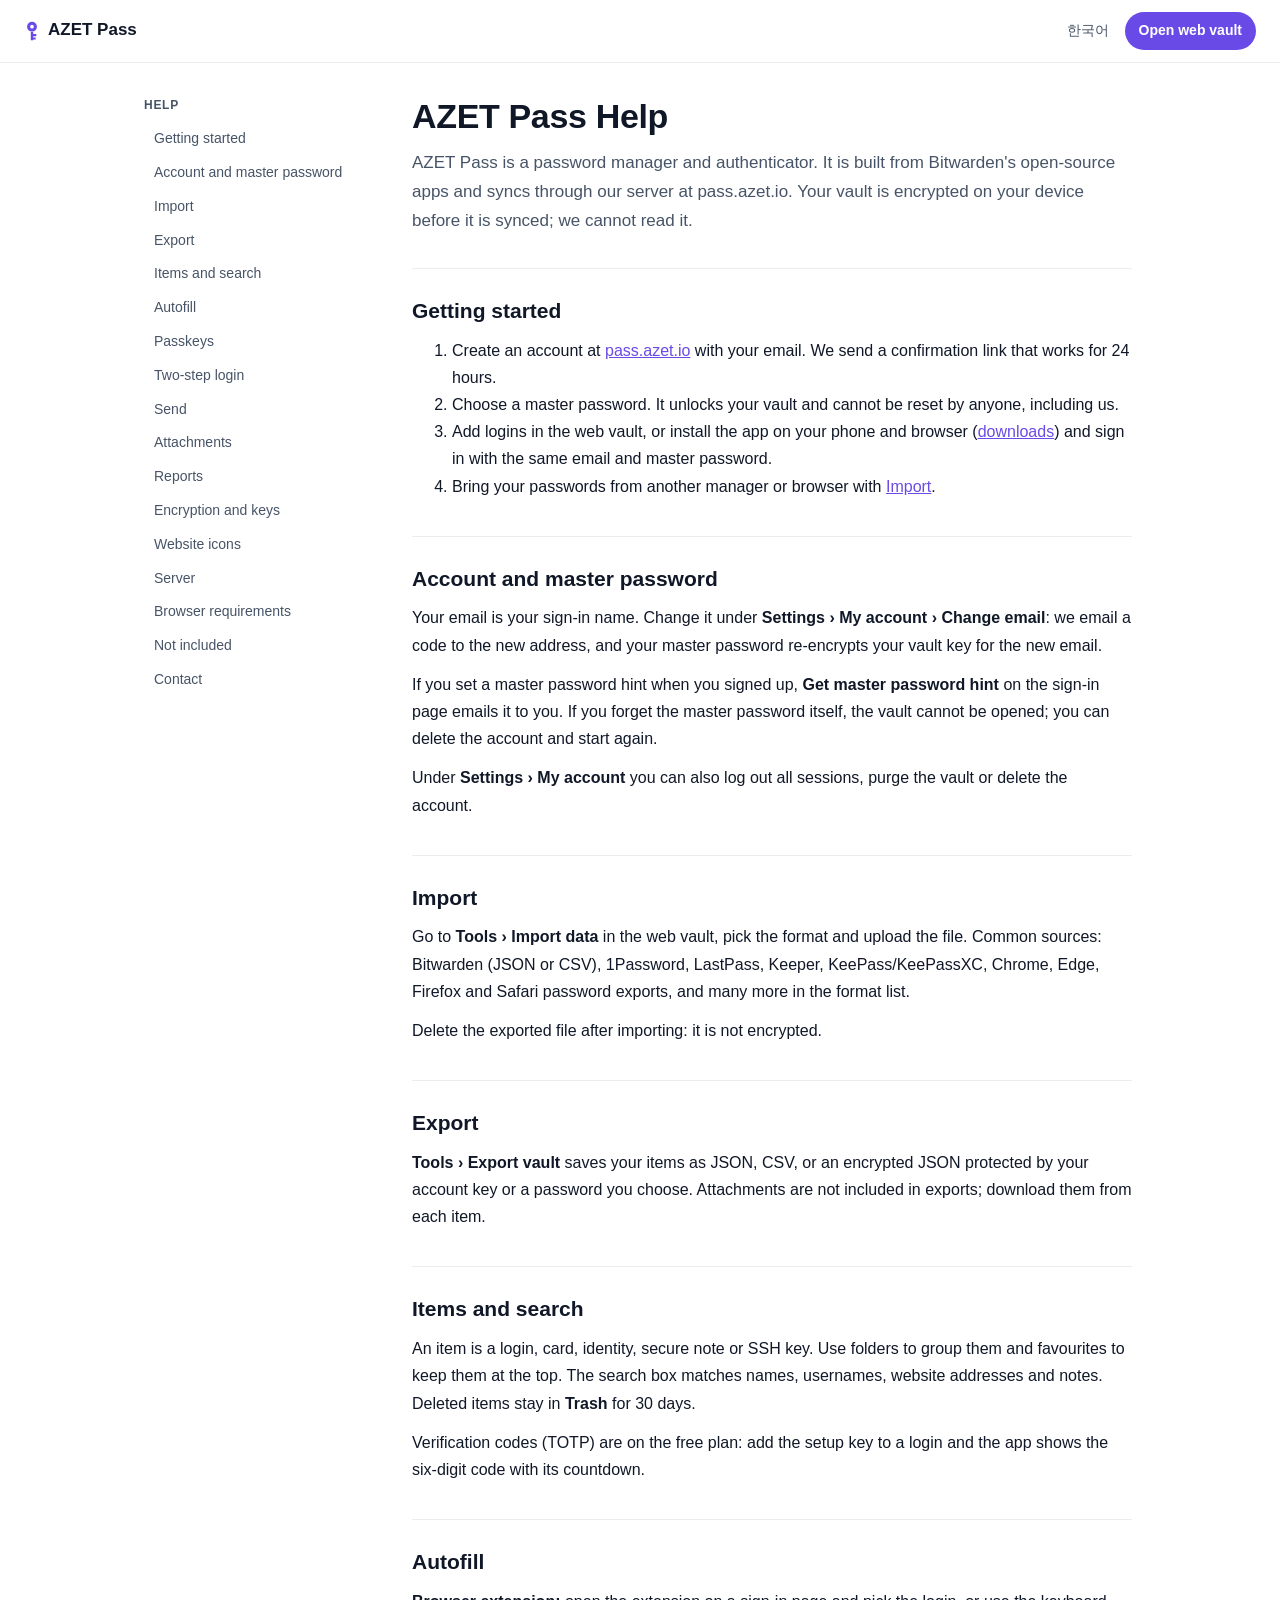
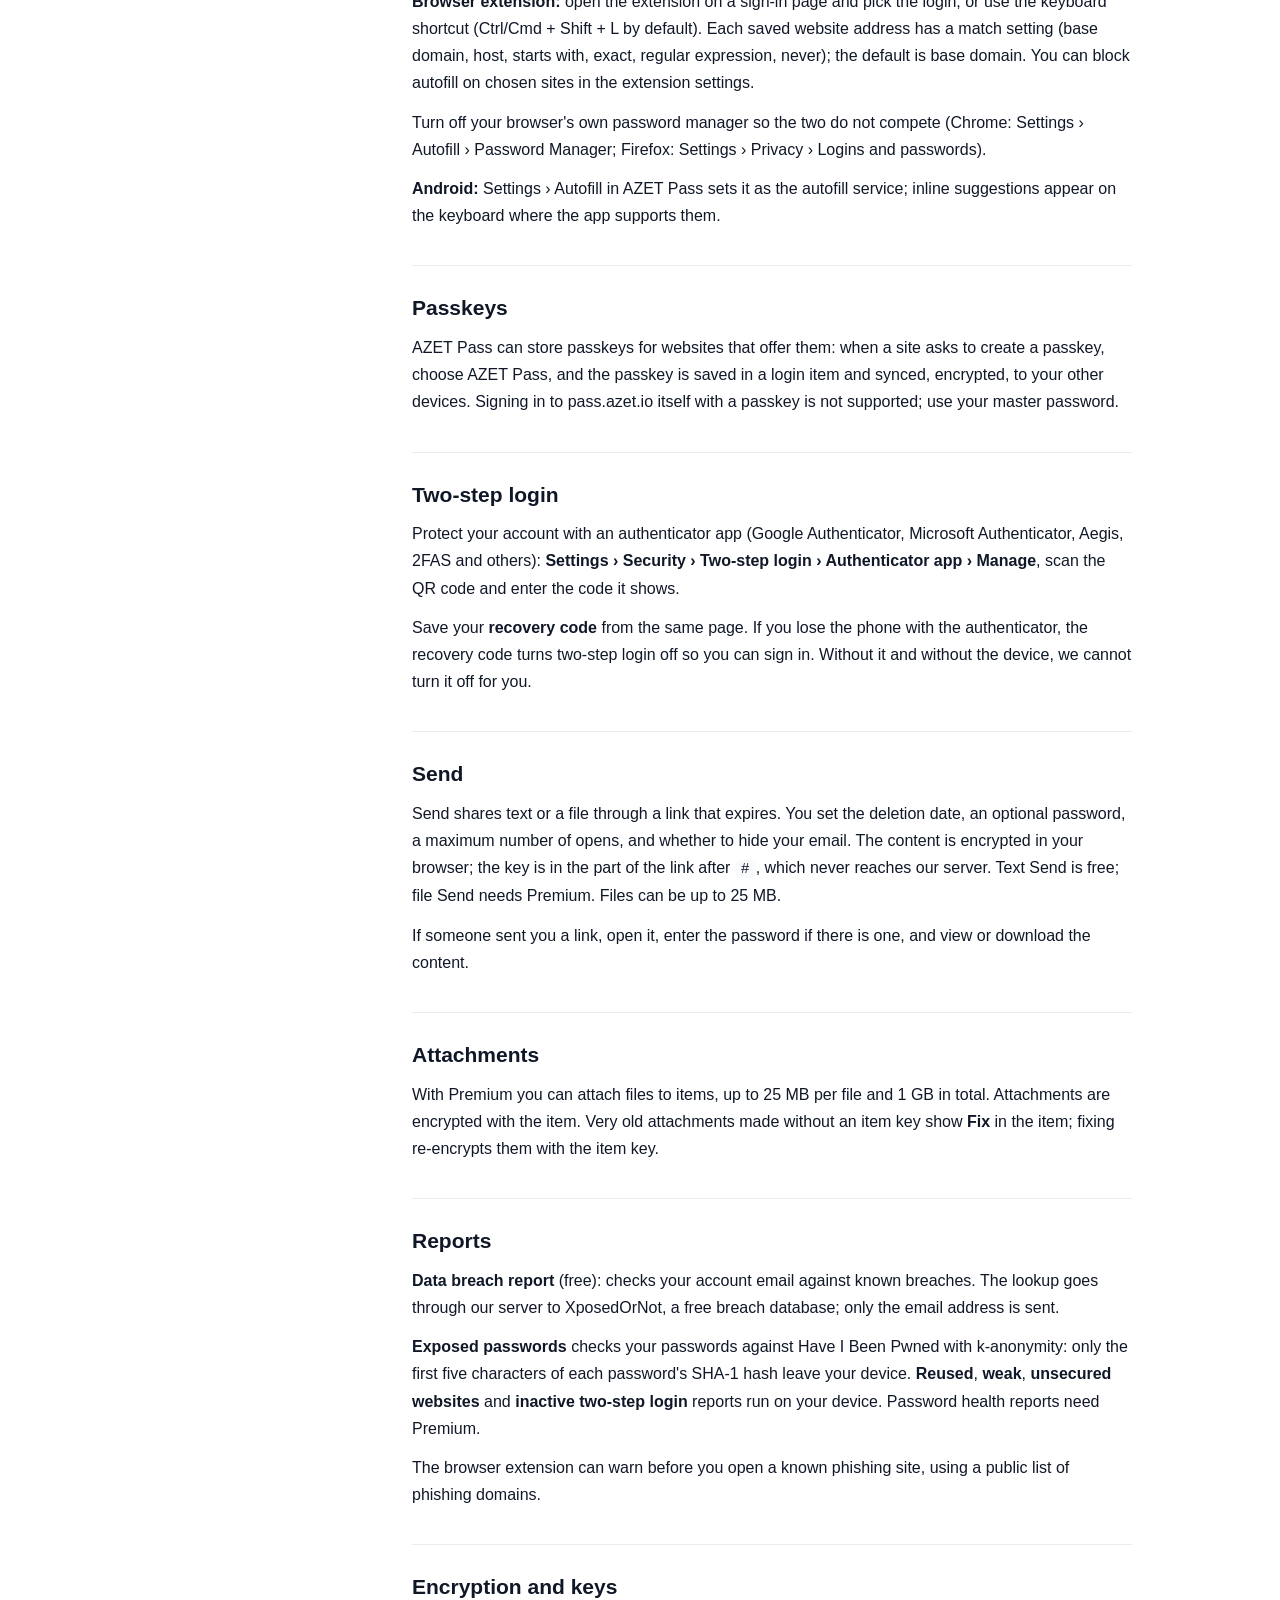
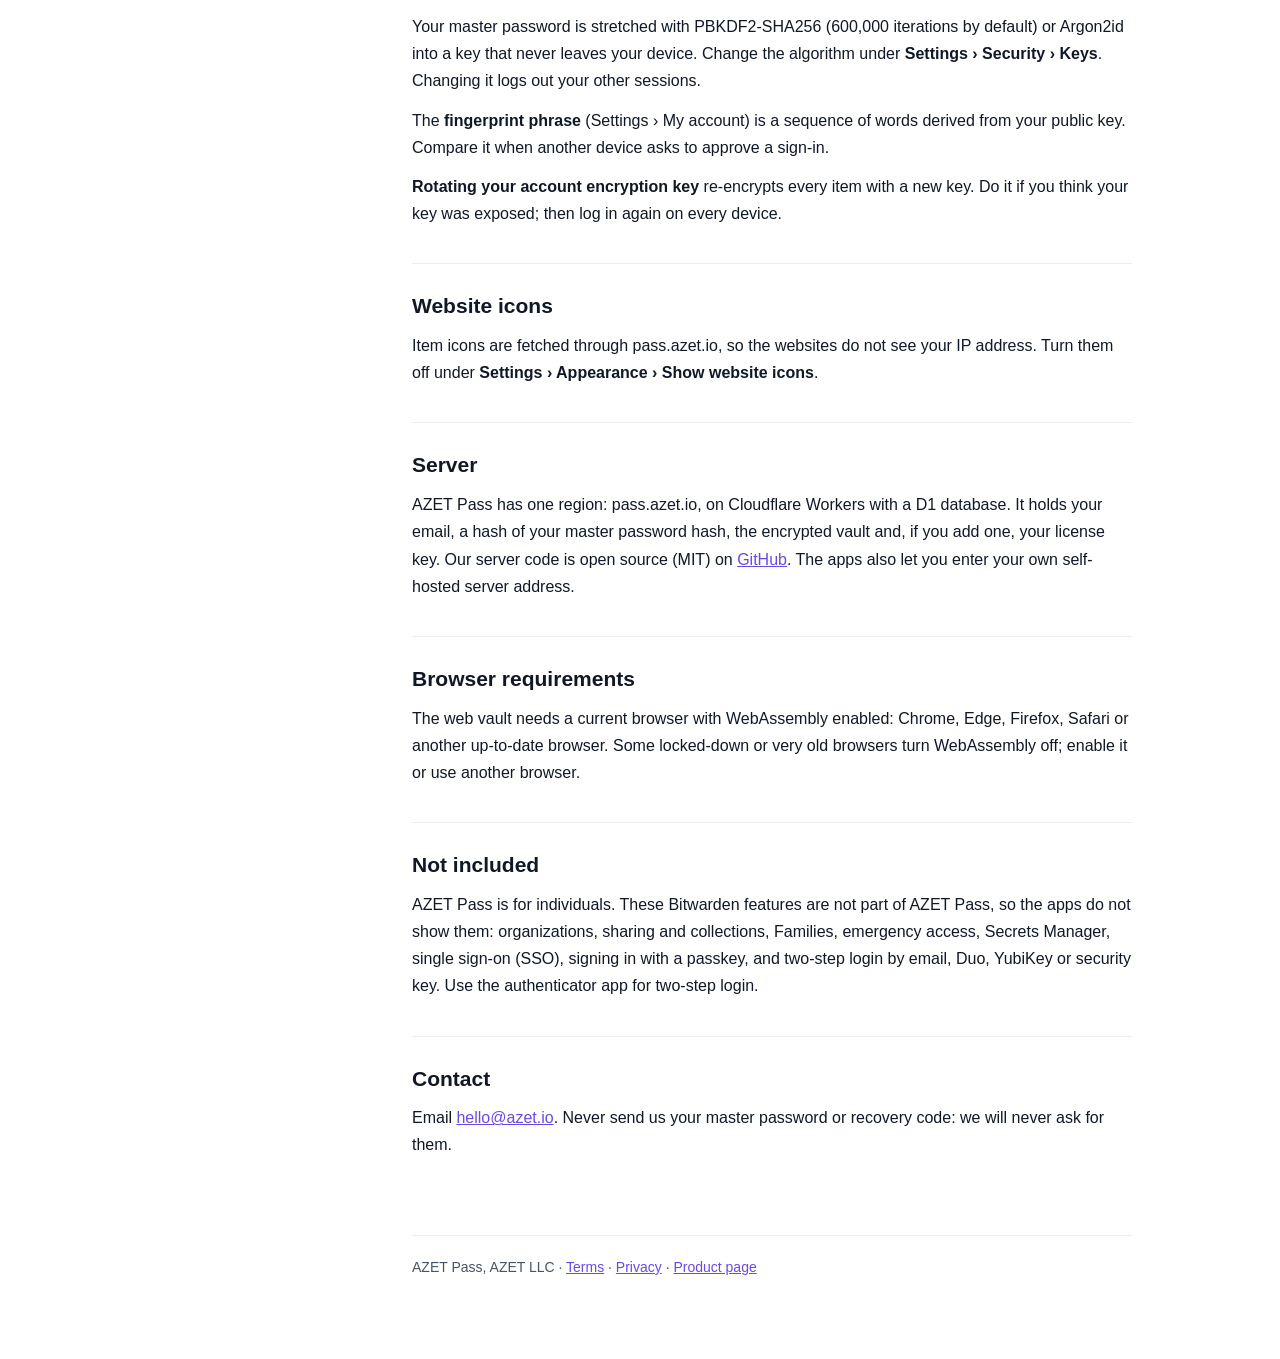
<file: clients/brand/help/index.html>
<!doctype html>
<html lang="en">
<head>
<meta charset="utf-8">
<meta name="viewport" content="width=device-width, initial-scale=1">
<title>AZET Pass Help</title>
<meta name="description" content="How to use AZET Pass: account, import, autofill, two-step login, Send, attachments, reports and what is not included.">
<link rel="icon" href="/favicon.ico">
<link rel="stylesheet" href="help.css">
<script>try{if((navigator.language||'').toLowerCase().startsWith('ko')&&!/lang=en/.test(location.search))location.replace('ko.html'+location.hash)}catch(e){}</script>
</head>
<body>
<header class="top"><a class="brand" href="/"><svg viewBox="0 0 26 32" aria-hidden="true"><path fill-rule="evenodd" d="M13 1a8 8 0 1 1 0 16a8 8 0 0 1 0-16Zm0 5a3 3 0 1 0 0 6a3 3 0 0 0 0-6ZM11 16h4v15h-4ZM15 21h5v3.5h-5ZM15 26.5h4v3.5h-4Z"/></svg>AZET Pass</a><nav><a href="ko.html">한국어</a><a class="btn" href="/">Open web vault</a></nav></header>
<div class="wrap">
<aside class="toc"><b>Help</b>
<a href="#start">Getting started</a><a href="#account">Account and master password</a><a href="#import">Import</a><a href="#export">Export</a><a href="#items">Items and search</a><a href="#autofill">Autofill</a><a href="#passkeys">Passkeys</a><a href="#two-step">Two-step login</a><a href="#send">Send</a><a href="#attachments">Attachments</a><a href="#reports">Reports</a><a href="#encryption">Encryption and keys</a><a href="#icons">Website icons</a><a href="#server">Server</a><a href="#browser">Browser requirements</a><a href="#not-included">Not included</a><a href="#contact">Contact</a>
</aside>
<main>
<h1>AZET Pass Help</h1>
<p class="lead">AZET Pass is a password manager and authenticator. It is built from Bitwarden's open-source apps and syncs through our server at pass.azet.io. Your vault is encrypted on your device before it is synced; we cannot read it.</p>

<section id="start"><h2>Getting started</h2>
<ol><li>Create an account at <a href="/#/signup">pass.azet.io</a> with your email. We send a confirmation link that works for 24 hours.</li>
<li>Choose a master password. It unlocks your vault and cannot be reset by anyone, including us.</li>
<li>Add logins in the web vault, or install the app on your phone and browser (<a href="https://azet.io/products/pass">downloads</a>) and sign in with the same email and master password.</li>
<li>Bring your passwords from another manager or browser with <a href="#import">Import</a>.</li></ol></section>

<section id="account"><h2>Account and master password</h2>
<p>Your email is your sign-in name. Change it under <b>Settings › My account › Change email</b>: we email a code to the new address, and your master password re-encrypts your vault key for the new email.</p>
<p>If you set a master password hint when you signed up, <b>Get master password hint</b> on the sign-in page emails it to you. If you forget the master password itself, the vault cannot be opened; you can delete the account and start again.</p>
<p>Under <b>Settings › My account</b> you can also log out all sessions, purge the vault or delete the account.</p></section>

<section id="import"><h2>Import</h2>
<p>Go to <b>Tools › Import data</b> in the web vault, pick the format and upload the file. Common sources: Bitwarden (JSON or CSV), 1Password, LastPass, Keeper, KeePass/KeePassXC, Chrome, Edge, Firefox and Safari password exports, and many more in the format list.</p>
<p>Delete the exported file after importing: it is not encrypted.</p></section>

<section id="export"><h2>Export</h2>
<p><b>Tools › Export vault</b> saves your items as JSON, CSV, or an encrypted JSON protected by your account key or a password you choose. Attachments are not included in exports; download them from each item.</p></section>

<section id="items"><h2>Items and search</h2>
<p>An item is a login, card, identity, secure note or SSH key. Use folders to group them and favourites to keep them at the top. The search box matches names, usernames, website addresses and notes. Deleted items stay in <b>Trash</b> for 30 days.</p>
<p>Verification codes (TOTP) are on the free plan: add the setup key to a login and the app shows the six-digit code with its countdown.</p></section>

<section id="autofill"><h2>Autofill</h2>
<p><b>Browser extension:</b> open the extension on a sign-in page and pick the login, or use the keyboard shortcut (Ctrl/Cmd + Shift + L by default). Each saved website address has a match setting (base domain, host, starts with, exact, regular expression, never); the default is base domain. You can block autofill on chosen sites in the extension settings.</p>
<p>Turn off your browser's own password manager so the two do not compete (Chrome: Settings › Autofill › Password Manager; Firefox: Settings › Privacy › Logins and passwords).</p>
<p><b>Android:</b> Settings › Autofill in AZET Pass sets it as the autofill service; inline suggestions appear on the keyboard where the app supports them.</p></section>

<section id="passkeys"><h2>Passkeys</h2>
<p>AZET Pass can store passkeys for websites that offer them: when a site asks to create a passkey, choose AZET Pass, and the passkey is saved in a login item and synced, encrypted, to your other devices. Signing in to pass.azet.io itself with a passkey is not supported; use your master password.</p></section>

<section id="two-step"><h2>Two-step login</h2>
<p>Protect your account with an authenticator app (Google Authenticator, Microsoft Authenticator, Aegis, 2FAS and others): <b>Settings › Security › Two-step login › Authenticator app › Manage</b>, scan the QR code and enter the code it shows.</p>
<p>Save your <b>recovery code</b> from the same page. If you lose the phone with the authenticator, the recovery code turns two-step login off so you can sign in. Without it and without the device, we cannot turn it off for you.</p></section>

<section id="send"><h2>Send</h2>
<p>Send shares text or a file through a link that expires. You set the deletion date, an optional password, a maximum number of opens, and whether to hide your email. The content is encrypted in your browser; the key is in the part of the link after <code>#</code>, which never reaches our server. Text Send is free; file Send needs Premium. Files can be up to 25 MB.</p>
<p>If someone sent you a link, open it, enter the password if there is one, and view or download the content.</p></section>

<section id="attachments"><h2>Attachments</h2>
<p>With Premium you can attach files to items, up to 25 MB per file and 1 GB in total. Attachments are encrypted with the item. Very old attachments made without an item key show <b>Fix</b> in the item; fixing re-encrypts them with the item key.</p></section>

<section id="reports"><h2>Reports</h2>
<p><b>Data breach report</b> (free): checks your account email against known breaches. The lookup goes through our server to XposedOrNot, a free breach database; only the email address is sent.</p>
<p><b>Exposed passwords</b> checks your passwords against Have I Been Pwned with k-anonymity: only the first five characters of each password's SHA-1 hash leave your device. <b>Reused</b>, <b>weak</b>, <b>unsecured websites</b> and <b>inactive two-step login</b> reports run on your device. Password health reports need Premium.</p>
<p>The browser extension can warn before you open a known phishing site, using a public list of phishing domains.</p></section>

<section id="encryption"><h2>Encryption and keys</h2>
<p>Your master password is stretched with PBKDF2-SHA256 (600,000 iterations by default) or Argon2id into a key that never leaves your device. Change the algorithm under <b>Settings › Security › Keys</b>. Changing it logs out your other sessions.</p>
<p>The <b>fingerprint phrase</b> (Settings › My account) is a sequence of words derived from your public key. Compare it when another device asks to approve a sign-in.</p>
<p><b>Rotating your account encryption key</b> re-encrypts every item with a new key. Do it if you think your key was exposed; then log in again on every device.</p></section>

<section id="icons"><h2>Website icons</h2>
<p>Item icons are fetched through pass.azet.io, so the websites do not see your IP address. Turn them off under <b>Settings › Appearance › Show website icons</b>.</p></section>

<section id="server"><h2>Server</h2>
<p>AZET Pass has one region: pass.azet.io, on Cloudflare Workers with a D1 database. It holds your email, a hash of your master password hash, the encrypted vault and, if you add one, your license key. Our server code is open source (MIT) on <a href="https://github.com/neulketing/azet-pass">GitHub</a>. The apps also let you enter your own self-hosted server address.</p></section>

<section id="browser"><h2>Browser requirements</h2>
<p>The web vault needs a current browser with WebAssembly enabled: Chrome, Edge, Firefox, Safari or another up-to-date browser. Some locked-down or very old browsers turn WebAssembly off; enable it or use another browser.</p></section>

<section id="not-included"><h2>Not included</h2>
<p>AZET Pass is for individuals. These Bitwarden features are not part of AZET Pass, so the apps do not show them: organizations, sharing and collections, Families, emergency access, Secrets Manager, single sign-on (SSO), signing in with a passkey, and two-step login by email, Duo, YubiKey or security key. Use the authenticator app for two-step login.</p></section>

<section id="contact"><h2>Contact</h2>
<p>Email <a href="mailto:hello@azet.io">hello@azet.io</a>. Never send us your master password or recovery code: we will never ask for them.</p></section>
<footer>AZET Pass, AZET LLC · <a href="https://azet.io/terms">Terms</a> · <a href="https://azet.io/privacy#pass">Privacy</a> · <a href="https://azet.io/products/pass">Product page</a></footer>
</main></div>
</body></html>
</file>
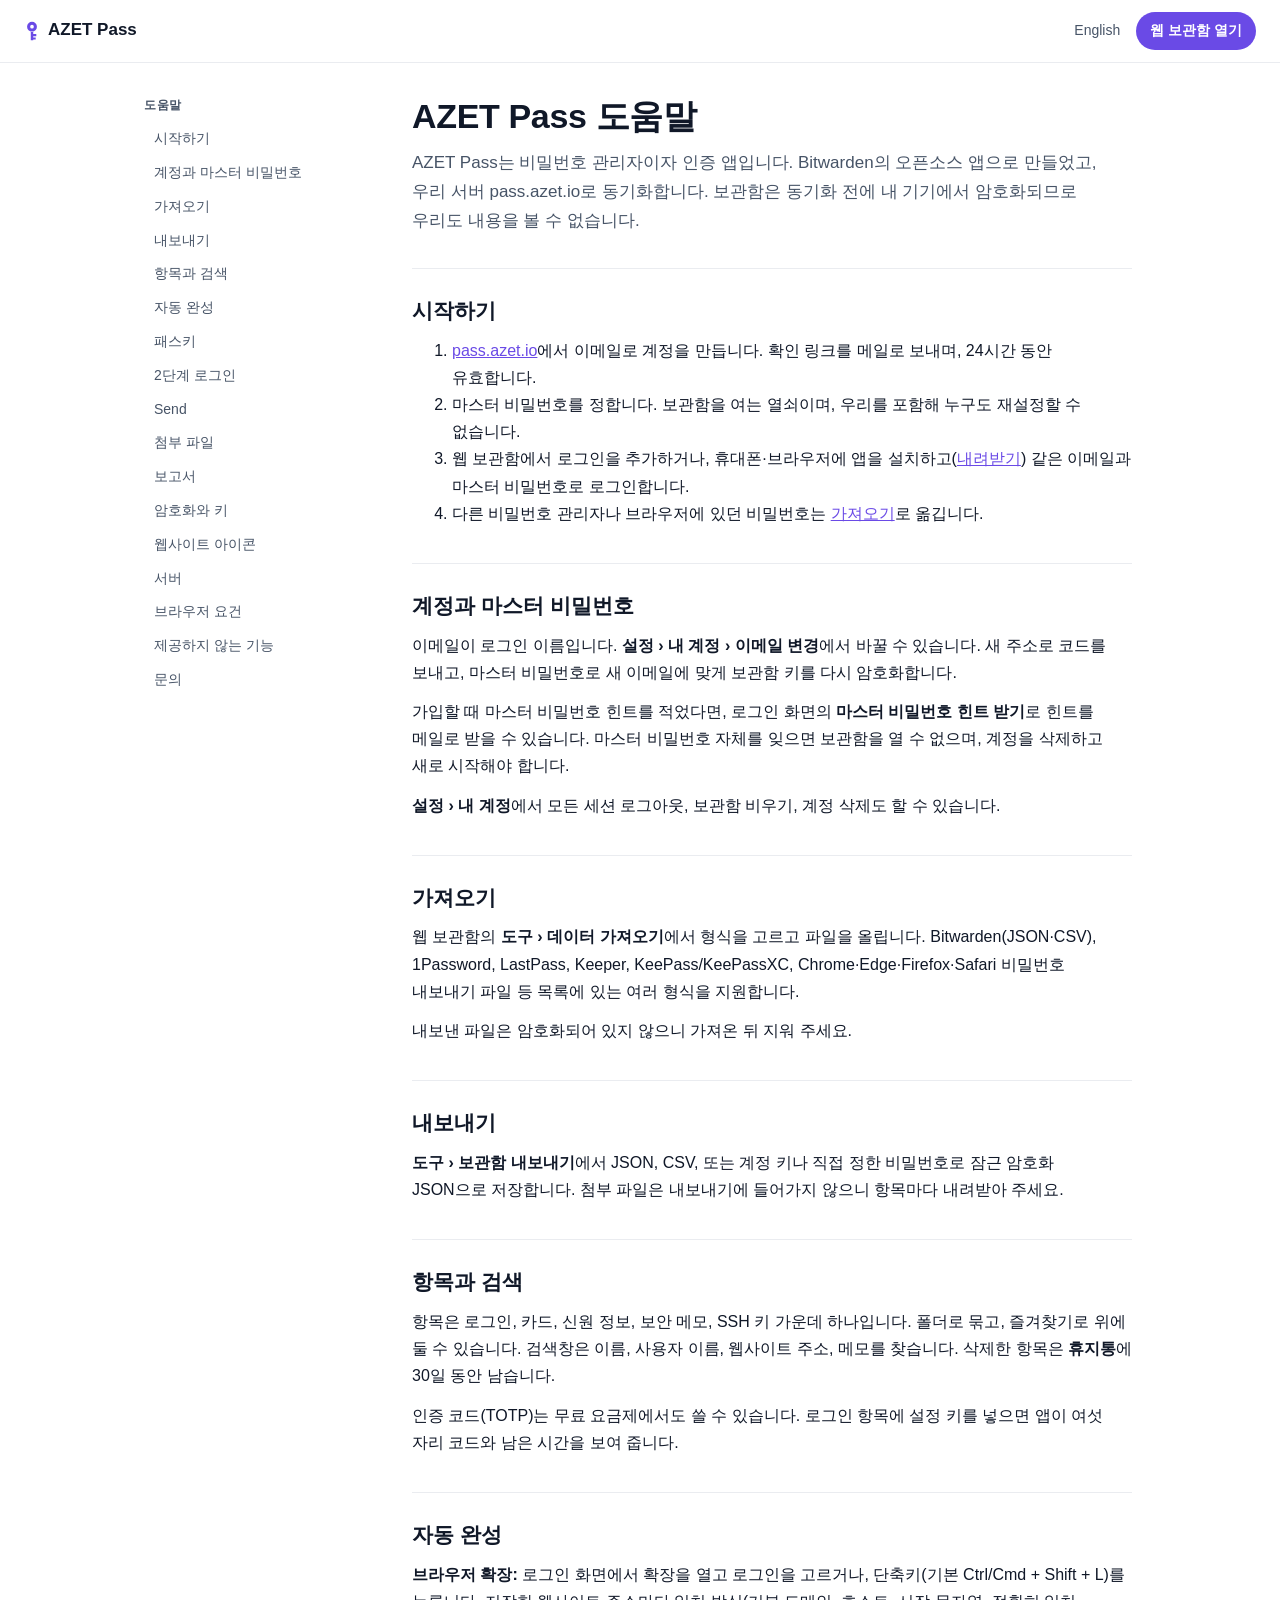
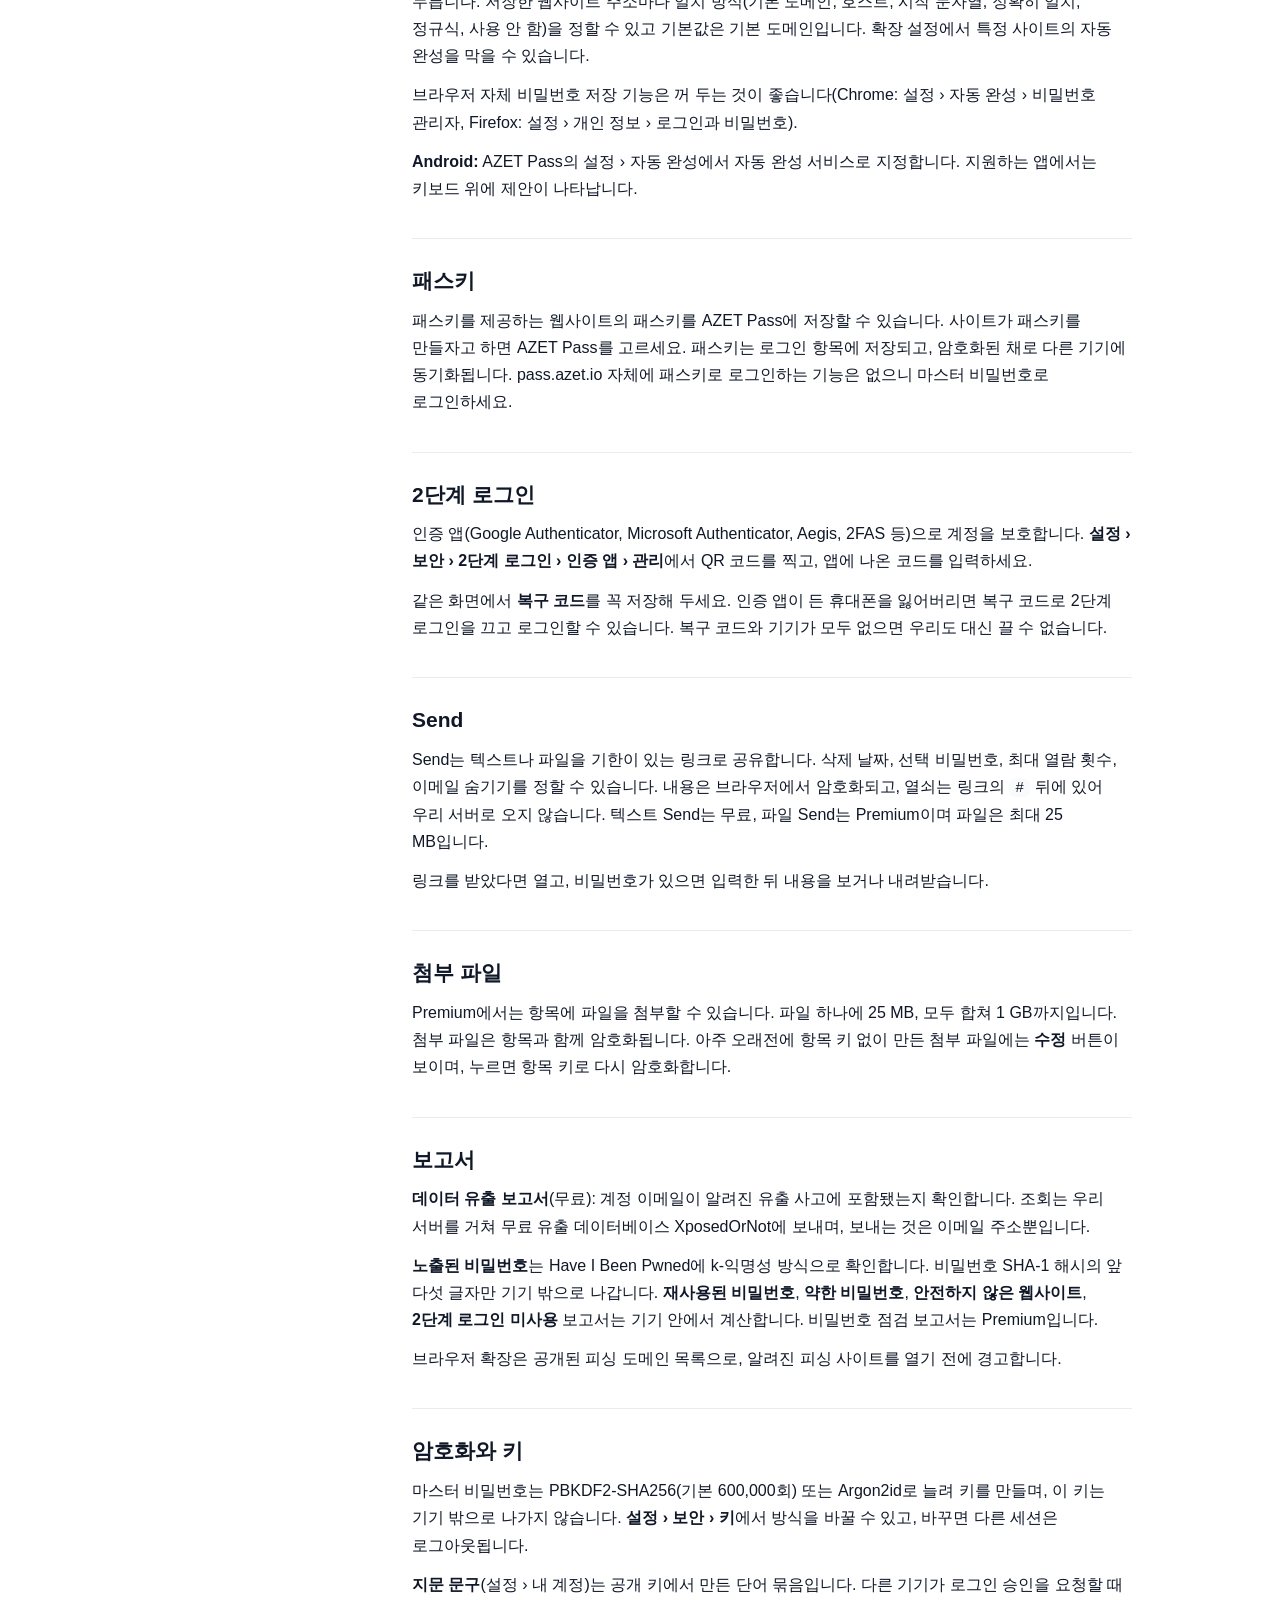
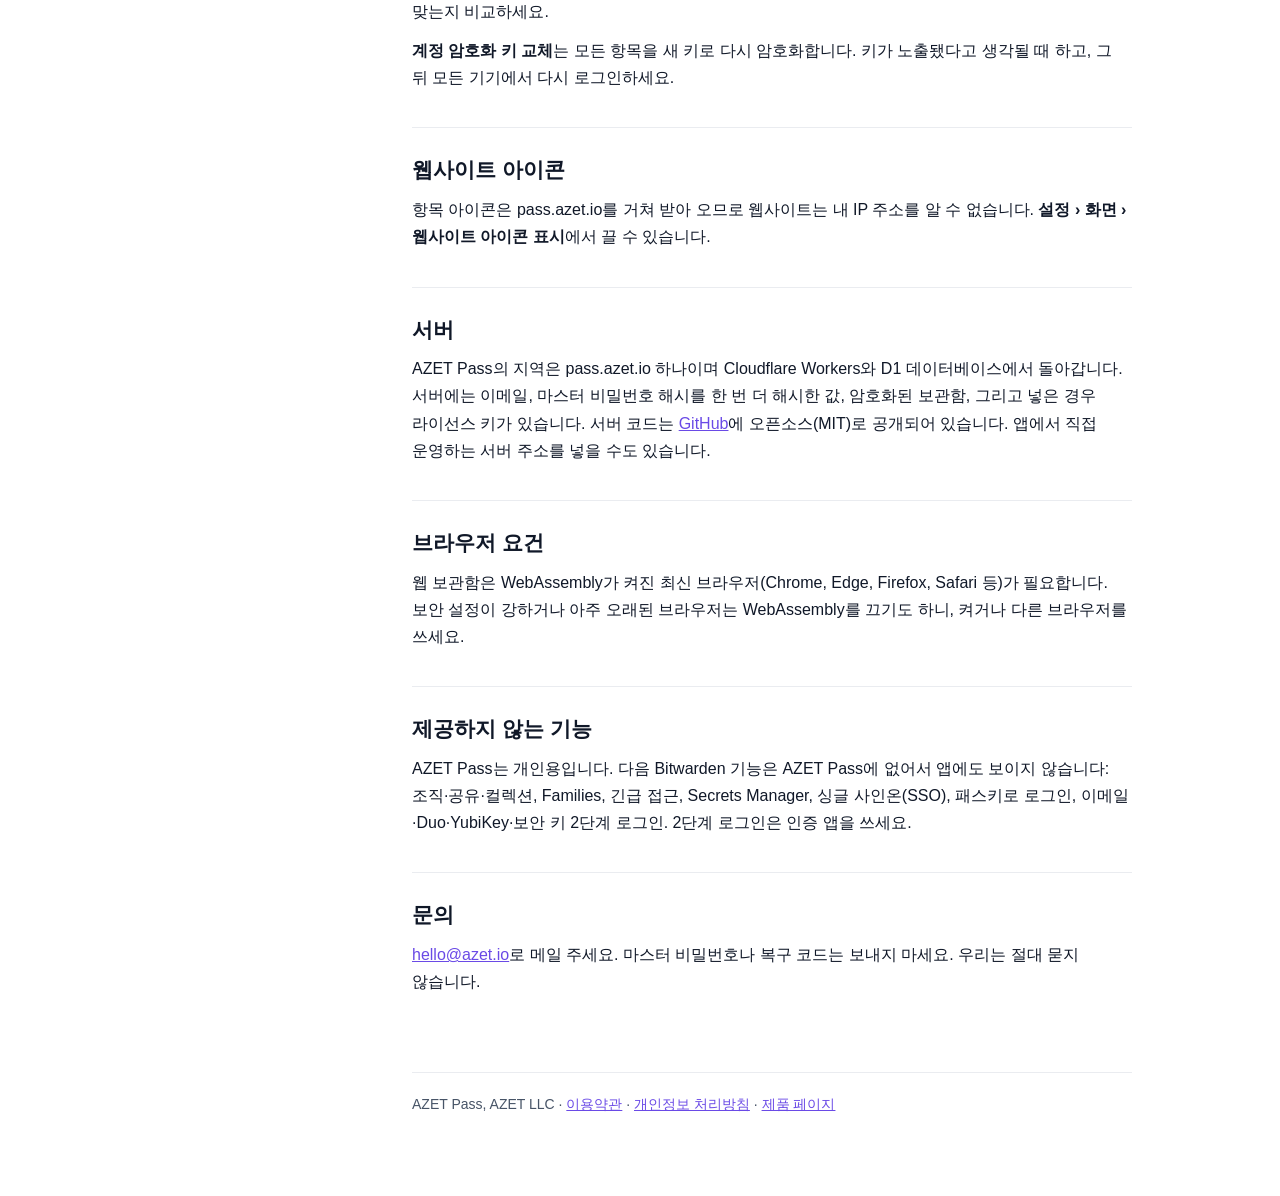
<file: clients/brand/help/ko.html>
<!doctype html>
<html lang="ko">
<head>
<meta charset="utf-8">
<meta name="viewport" content="width=device-width, initial-scale=1">
<title>AZET Pass 도움말</title>
<meta name="description" content="AZET Pass 사용법: 계정, 가져오기, 자동 완성, 2단계 로그인, Send, 첨부 파일, 보고서, 제공하지 않는 기능.">
<link rel="icon" href="/favicon.ico">
<link rel="stylesheet" href="help.css">
</head>
<body>
<header class="top"><a class="brand" href="/"><svg viewBox="0 0 26 32" aria-hidden="true"><path fill-rule="evenodd" d="M13 1a8 8 0 1 1 0 16a8 8 0 0 1 0-16Zm0 5a3 3 0 1 0 0 6a3 3 0 0 0 0-6ZM11 16h4v15h-4ZM15 21h5v3.5h-5ZM15 26.5h4v3.5h-4Z"/></svg>AZET Pass</a><nav><a href="index.html?lang=en">English</a><a class="btn" href="/">웹 보관함 열기</a></nav></header>
<div class="wrap">
<aside class="toc"><b>도움말</b>
<a href="#start">시작하기</a><a href="#account">계정과 마스터 비밀번호</a><a href="#import">가져오기</a><a href="#export">내보내기</a><a href="#items">항목과 검색</a><a href="#autofill">자동 완성</a><a href="#passkeys">패스키</a><a href="#two-step">2단계 로그인</a><a href="#send">Send</a><a href="#attachments">첨부 파일</a><a href="#reports">보고서</a><a href="#encryption">암호화와 키</a><a href="#icons">웹사이트 아이콘</a><a href="#server">서버</a><a href="#browser">브라우저 요건</a><a href="#not-included">제공하지 않는 기능</a><a href="#contact">문의</a>
</aside>
<main>
<h1>AZET Pass 도움말</h1>
<p class="lead">AZET Pass는 비밀번호 관리자이자 인증 앱입니다. Bitwarden의 오픈소스 앱으로 만들었고, 우리 서버 pass.azet.io로 동기화합니다. 보관함은 동기화 전에 내 기기에서 암호화되므로 우리도 내용을 볼 수 없습니다.</p>

<section id="start"><h2>시작하기</h2>
<ol><li><a href="/#/signup">pass.azet.io</a>에서 이메일로 계정을 만듭니다. 확인 링크를 메일로 보내며, 24시간 동안 유효합니다.</li>
<li>마스터 비밀번호를 정합니다. 보관함을 여는 열쇠이며, 우리를 포함해 누구도 재설정할 수 없습니다.</li>
<li>웹 보관함에서 로그인을 추가하거나, 휴대폰·브라우저에 앱을 설치하고(<a href="https://azet.io/products/pass-ko">내려받기</a>) 같은 이메일과 마스터 비밀번호로 로그인합니다.</li>
<li>다른 비밀번호 관리자나 브라우저에 있던 비밀번호는 <a href="#import">가져오기</a>로 옮깁니다.</li></ol></section>

<section id="account"><h2>계정과 마스터 비밀번호</h2>
<p>이메일이 로그인 이름입니다. <b>설정 › 내 계정 › 이메일 변경</b>에서 바꿀 수 있습니다. 새 주소로 코드를 보내고, 마스터 비밀번호로 새 이메일에 맞게 보관함 키를 다시 암호화합니다.</p>
<p>가입할 때 마스터 비밀번호 힌트를 적었다면, 로그인 화면의 <b>마스터 비밀번호 힌트 받기</b>로 힌트를 메일로 받을 수 있습니다. 마스터 비밀번호 자체를 잊으면 보관함을 열 수 없으며, 계정을 삭제하고 새로 시작해야 합니다.</p>
<p><b>설정 › 내 계정</b>에서 모든 세션 로그아웃, 보관함 비우기, 계정 삭제도 할 수 있습니다.</p></section>

<section id="import"><h2>가져오기</h2>
<p>웹 보관함의 <b>도구 › 데이터 가져오기</b>에서 형식을 고르고 파일을 올립니다. Bitwarden(JSON·CSV), 1Password, LastPass, Keeper, KeePass/KeePassXC, Chrome·Edge·Firefox·Safari 비밀번호 내보내기 파일 등 목록에 있는 여러 형식을 지원합니다.</p>
<p>내보낸 파일은 암호화되어 있지 않으니 가져온 뒤 지워 주세요.</p></section>

<section id="export"><h2>내보내기</h2>
<p><b>도구 › 보관함 내보내기</b>에서 JSON, CSV, 또는 계정 키나 직접 정한 비밀번호로 잠근 암호화 JSON으로 저장합니다. 첨부 파일은 내보내기에 들어가지 않으니 항목마다 내려받아 주세요.</p></section>

<section id="items"><h2>항목과 검색</h2>
<p>항목은 로그인, 카드, 신원 정보, 보안 메모, SSH 키 가운데 하나입니다. 폴더로 묶고, 즐겨찾기로 위에 둘 수 있습니다. 검색창은 이름, 사용자 이름, 웹사이트 주소, 메모를 찾습니다. 삭제한 항목은 <b>휴지통</b>에 30일 동안 남습니다.</p>
<p>인증 코드(TOTP)는 무료 요금제에서도 쓸 수 있습니다. 로그인 항목에 설정 키를 넣으면 앱이 여섯 자리 코드와 남은 시간을 보여 줍니다.</p></section>

<section id="autofill"><h2>자동 완성</h2>
<p><b>브라우저 확장:</b> 로그인 화면에서 확장을 열고 로그인을 고르거나, 단축키(기본 Ctrl/Cmd + Shift + L)를 누릅니다. 저장한 웹사이트 주소마다 일치 방식(기본 도메인, 호스트, 시작 문자열, 정확히 일치, 정규식, 사용 안 함)을 정할 수 있고 기본값은 기본 도메인입니다. 확장 설정에서 특정 사이트의 자동 완성을 막을 수 있습니다.</p>
<p>브라우저 자체 비밀번호 저장 기능은 꺼 두는 것이 좋습니다(Chrome: 설정 › 자동 완성 › 비밀번호 관리자, Firefox: 설정 › 개인 정보 › 로그인과 비밀번호).</p>
<p><b>Android:</b> AZET Pass의 설정 › 자동 완성에서 자동 완성 서비스로 지정합니다. 지원하는 앱에서는 키보드 위에 제안이 나타납니다.</p></section>

<section id="passkeys"><h2>패스키</h2>
<p>패스키를 제공하는 웹사이트의 패스키를 AZET Pass에 저장할 수 있습니다. 사이트가 패스키를 만들자고 하면 AZET Pass를 고르세요. 패스키는 로그인 항목에 저장되고, 암호화된 채로 다른 기기에 동기화됩니다. pass.azet.io 자체에 패스키로 로그인하는 기능은 없으니 마스터 비밀번호로 로그인하세요.</p></section>

<section id="two-step"><h2>2단계 로그인</h2>
<p>인증 앱(Google Authenticator, Microsoft Authenticator, Aegis, 2FAS 등)으로 계정을 보호합니다. <b>설정 › 보안 › 2단계 로그인 › 인증 앱 › 관리</b>에서 QR 코드를 찍고, 앱에 나온 코드를 입력하세요.</p>
<p>같은 화면에서 <b>복구 코드</b>를 꼭 저장해 두세요. 인증 앱이 든 휴대폰을 잃어버리면 복구 코드로 2단계 로그인을 끄고 로그인할 수 있습니다. 복구 코드와 기기가 모두 없으면 우리도 대신 끌 수 없습니다.</p></section>

<section id="send"><h2>Send</h2>
<p>Send는 텍스트나 파일을 기한이 있는 링크로 공유합니다. 삭제 날짜, 선택 비밀번호, 최대 열람 횟수, 이메일 숨기기를 정할 수 있습니다. 내용은 브라우저에서 암호화되고, 열쇠는 링크의 <code>#</code> 뒤에 있어 우리 서버로 오지 않습니다. 텍스트 Send는 무료, 파일 Send는 Premium이며 파일은 최대 25 MB입니다.</p>
<p>링크를 받았다면 열고, 비밀번호가 있으면 입력한 뒤 내용을 보거나 내려받습니다.</p></section>

<section id="attachments"><h2>첨부 파일</h2>
<p>Premium에서는 항목에 파일을 첨부할 수 있습니다. 파일 하나에 25 MB, 모두 합쳐 1 GB까지입니다. 첨부 파일은 항목과 함께 암호화됩니다. 아주 오래전에 항목 키 없이 만든 첨부 파일에는 <b>수정</b> 버튼이 보이며, 누르면 항목 키로 다시 암호화합니다.</p></section>

<section id="reports"><h2>보고서</h2>
<p><b>데이터 유출 보고서</b>(무료): 계정 이메일이 알려진 유출 사고에 포함됐는지 확인합니다. 조회는 우리 서버를 거쳐 무료 유출 데이터베이스 XposedOrNot에 보내며, 보내는 것은 이메일 주소뿐입니다.</p>
<p><b>노출된 비밀번호</b>는 Have I Been Pwned에 k-익명성 방식으로 확인합니다. 비밀번호 SHA-1 해시의 앞 다섯 글자만 기기 밖으로 나갑니다. <b>재사용된 비밀번호</b>, <b>약한 비밀번호</b>, <b>안전하지 않은 웹사이트</b>, <b>2단계 로그인 미사용</b> 보고서는 기기 안에서 계산합니다. 비밀번호 점검 보고서는 Premium입니다.</p>
<p>브라우저 확장은 공개된 피싱 도메인 목록으로, 알려진 피싱 사이트를 열기 전에 경고합니다.</p></section>

<section id="encryption"><h2>암호화와 키</h2>
<p>마스터 비밀번호는 PBKDF2-SHA256(기본 600,000회) 또는 Argon2id로 늘려 키를 만들며, 이 키는 기기 밖으로 나가지 않습니다. <b>설정 › 보안 › 키</b>에서 방식을 바꿀 수 있고, 바꾸면 다른 세션은 로그아웃됩니다.</p>
<p><b>지문 문구</b>(설정 › 내 계정)는 공개 키에서 만든 단어 묶음입니다. 다른 기기가 로그인 승인을 요청할 때 맞는지 비교하세요.</p>
<p><b>계정 암호화 키 교체</b>는 모든 항목을 새 키로 다시 암호화합니다. 키가 노출됐다고 생각될 때 하고, 그 뒤 모든 기기에서 다시 로그인하세요.</p></section>

<section id="icons"><h2>웹사이트 아이콘</h2>
<p>항목 아이콘은 pass.azet.io를 거쳐 받아 오므로 웹사이트는 내 IP 주소를 알 수 없습니다. <b>설정 › 화면 › 웹사이트 아이콘 표시</b>에서 끌 수 있습니다.</p></section>

<section id="server"><h2>서버</h2>
<p>AZET Pass의 지역은 pass.azet.io 하나이며 Cloudflare Workers와 D1 데이터베이스에서 돌아갑니다. 서버에는 이메일, 마스터 비밀번호 해시를 한 번 더 해시한 값, 암호화된 보관함, 그리고 넣은 경우 라이선스 키가 있습니다. 서버 코드는 <a href="https://github.com/neulketing/azet-pass">GitHub</a>에 오픈소스(MIT)로 공개되어 있습니다. 앱에서 직접 운영하는 서버 주소를 넣을 수도 있습니다.</p></section>

<section id="browser"><h2>브라우저 요건</h2>
<p>웹 보관함은 WebAssembly가 켜진 최신 브라우저(Chrome, Edge, Firefox, Safari 등)가 필요합니다. 보안 설정이 강하거나 아주 오래된 브라우저는 WebAssembly를 끄기도 하니, 켜거나 다른 브라우저를 쓰세요.</p></section>

<section id="not-included"><h2>제공하지 않는 기능</h2>
<p>AZET Pass는 개인용입니다. 다음 Bitwarden 기능은 AZET Pass에 없어서 앱에도 보이지 않습니다: 조직·공유·컬렉션, Families, 긴급 접근, Secrets Manager, 싱글 사인온(SSO), 패스키로 로그인, 이메일·Duo·YubiKey·보안 키 2단계 로그인. 2단계 로그인은 인증 앱을 쓰세요.</p></section>

<section id="contact"><h2>문의</h2>
<p><a href="mailto:hello@azet.io">hello@azet.io</a>로 메일 주세요. 마스터 비밀번호나 복구 코드는 보내지 마세요. 우리는 절대 묻지 않습니다.</p></section>
<footer>AZET Pass, AZET LLC · <a href="https://azet.io/terms">이용약관</a> · <a href="https://azet.io/privacy#pass">개인정보 처리방침</a> · <a href="https://azet.io/products/pass-ko">제품 페이지</a></footer>
</main></div>
</body></html>
</file>
<file: clients/brand/help/help.css>
:root{--ink:#101828;--muted:#475467;--rule:#eaecf0;--bg:#fff;--alt:#f9fafb;--brand:#6a4ae6;--brand-ink:#fff}
@media (prefers-color-scheme:dark){:root{--ink:#f5f5f6;--muted:#a3a7ae;--rule:#262b36;--bg:#0c111d;--alt:#161b26;--brand:#9a82ff;--brand-ink:#0c111d}}
*{box-sizing:border-box}
body{margin:0;background:var(--bg);color:var(--ink);font:16px/1.7 -apple-system,BlinkMacSystemFont,"Segoe UI","Apple SD Gothic Neo","Noto Sans KR",sans-serif}
html:lang(ko) body{word-break:keep-all;overflow-wrap:anywhere}
a{color:var(--brand)}
.top{position:sticky;top:0;z-index:2;display:flex;justify-content:space-between;align-items:center;gap:12px;padding:12px 24px;background:color-mix(in srgb,var(--bg) 92%,transparent);backdrop-filter:blur(8px);border-bottom:1px solid var(--rule)}
.brand{display:flex;align-items:center;gap:8px;font-weight:700;color:var(--ink);text-decoration:none;font-size:17px}
.brand svg{width:16px;height:20px;fill:var(--brand)}
.top nav{display:flex;align-items:center;gap:16px;font-size:14px}
.top nav a{color:var(--muted);text-decoration:none}
.top nav a.btn{background:var(--brand);color:var(--brand-ink);padding:7px 14px;border-radius:999px;font-weight:600}
.wrap{display:grid;grid-template-columns:220px minmax(0,720px);gap:48px;max-width:1040px;margin:0 auto;padding:32px 24px 80px}
.toc{position:sticky;top:76px;align-self:start;display:flex;flex-direction:column;gap:2px;font-size:14px}
.toc b{font-size:12px;text-transform:uppercase;letter-spacing:.06em;color:var(--muted);margin-bottom:6px}
.toc a{color:var(--muted);text-decoration:none;padding:4px 10px;border-radius:8px}
.toc a:hover{background:var(--alt);color:var(--ink)}
h1{font-size:34px;line-height:1.25;margin:0 0 12px;letter-spacing:-.01em}
.lead{color:var(--muted);font-size:17px;margin:0 0 32px}
section{padding:24px 0;border-top:1px solid var(--rule);scroll-margin-top:72px}
h2{font-size:21px;margin:0 0 8px}
p,ol{margin:0 0 12px}
code{background:var(--alt);padding:1px 6px;border-radius:6px;font-size:.92em}
section:target h2{color:var(--brand)}
footer{margin-top:40px;padding-top:20px;border-top:1px solid var(--rule);color:var(--muted);font-size:14px}
@media (max-width:820px){.wrap{grid-template-columns:1fr;gap:16px;padding:20px 16px 64px}.toc{position:static;flex-direction:row;flex-wrap:wrap;gap:6px}.toc b{width:100%}.toc a{background:var(--alt)}h1{font-size:28px}.top{padding:10px 16px}}
</file>
